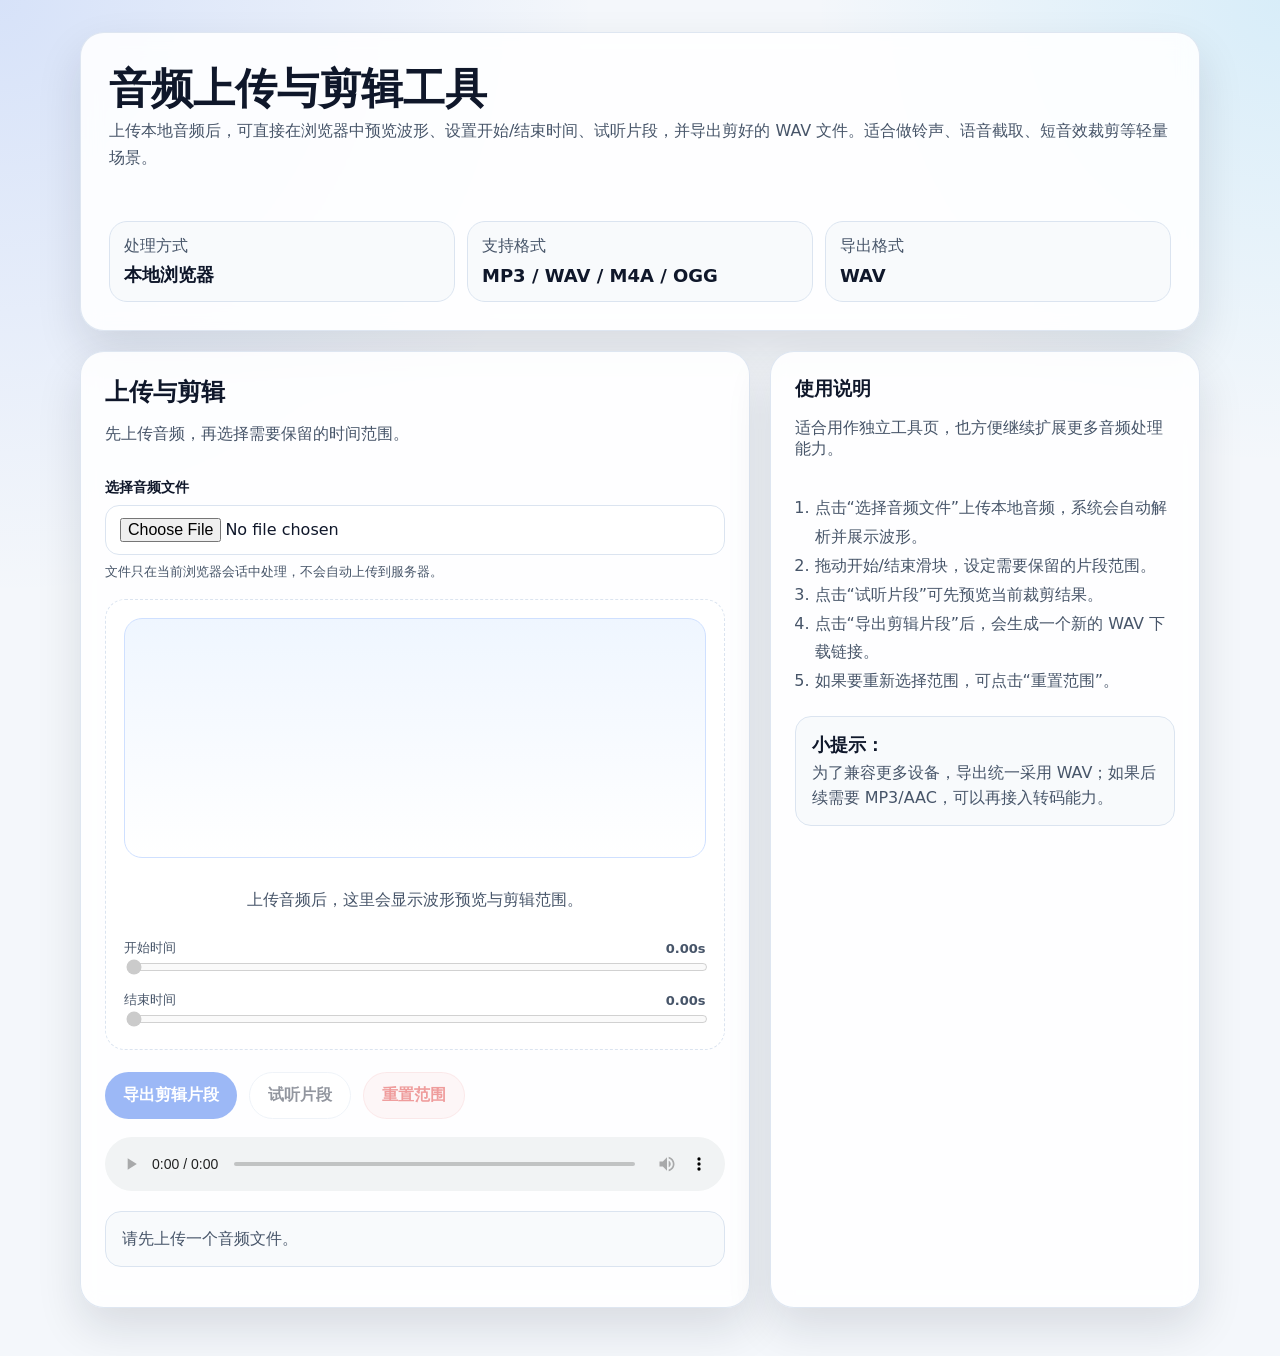
<file: audio-trim-tool/index.html>
<!DOCTYPE html>
<html lang="zh-CN">
<head>
  <meta charset="UTF-8">
  <meta name="viewport" content="width=device-width, initial-scale=1.0">
  <title>音频上传与剪辑工具</title>
  <style>
    :root {
      color-scheme: light;
      --bg: #f4f7fb;
      --panel: rgba(255, 255, 255, 0.88);
      --primary: #2563eb;
      --primary-dark: #1d4ed8;
      --text: #0f172a;
      --muted: #475569;
      --line: #dbe4f0;
      --danger: #dc2626;
      --success: #0f766e;
      --shadow: 0 20px 45px rgba(15, 23, 42, 0.12);
    }

    * { box-sizing: border-box; }

    body {
      margin: 0;
      font-family: "PingFang SC", "Microsoft YaHei", system-ui, -apple-system, BlinkMacSystemFont, sans-serif;
      color: var(--text);
      background:
        radial-gradient(circle at top left, rgba(37, 99, 235, 0.14), transparent 32%),
        radial-gradient(circle at top right, rgba(14, 165, 233, 0.12), transparent 25%),
        var(--bg);
      min-height: 100vh;
    }

    .page {
      width: min(1120px, calc(100% - 32px));
      margin: 32px auto 48px;
      display: grid;
      gap: 20px;
    }

    .hero,
    .panel {
      background: var(--panel);
      border: 1px solid rgba(219, 228, 240, 0.9);
      border-radius: 24px;
      box-shadow: var(--shadow);
      backdrop-filter: blur(10px);
    }

    .hero {
      padding: 28px;
      display: grid;
      gap: 14px;
    }

    .hero h1 {
      margin: 0;
      font-size: clamp(28px, 4vw, 42px);
    }

    .hero p,
    .tips li,
    .meta span,
    .empty-state,
    .status,
    .field small,
    .section-title p,
    .time-row,
    .download a {
      color: var(--muted);
    }

    .hero p { margin: 0; line-height: 1.7; }

    .grid {
      display: grid;
      grid-template-columns: 1.4fr 0.9fr;
      gap: 20px;
    }

    .panel {
      padding: 24px;
    }

    .section-title {
      display: flex;
      justify-content: space-between;
      align-items: start;
      gap: 12px;
      margin-bottom: 18px;
    }

    .section-title h2,
    .section-title h3 {
      margin: 0 0 6px;
    }

    .field {
      display: grid;
      gap: 8px;
      margin-bottom: 18px;
    }

    label {
      font-weight: 600;
      font-size: 14px;
    }

    input[type="file"],
    input[type="number"],
    input[type="range"] {
      width: 100%;
    }

    input[type="file"],
    input[type="number"] {
      border: 1px solid var(--line);
      border-radius: 14px;
      padding: 12px 14px;
      background: #fff;
      font: inherit;
    }

    input[type="range"] {
      accent-color: var(--primary);
    }

    .range-group {
      display: grid;
      gap: 12px;
      margin-top: 16px;
    }

    .time-row {
      display: flex;
      justify-content: space-between;
      align-items: center;
      font-size: 13px;
    }

    .actions {
      display: flex;
      flex-wrap: wrap;
      gap: 12px;
      margin-top: 22px;
    }

    button,
    .download a {
      border: none;
      border-radius: 999px;
      padding: 12px 18px;
      font: inherit;
      font-weight: 600;
      cursor: pointer;
      text-decoration: none;
      transition: transform 0.18s ease, box-shadow 0.18s ease, background 0.18s ease;
    }

    button:hover,
    .download a:hover {
      transform: translateY(-1px);
    }

    .primary {
      background: var(--primary);
      color: #fff;
      box-shadow: 0 14px 30px rgba(37, 99, 235, 0.22);
    }

    .primary:hover { background: var(--primary-dark); }

    .secondary {
      background: #fff;
      color: var(--text);
      border: 1px solid var(--line);
    }

    .danger {
      background: rgba(220, 38, 38, 0.08);
      color: var(--danger);
      border: 1px solid rgba(220, 38, 38, 0.15);
    }

    button:disabled {
      opacity: 0.45;
      cursor: not-allowed;
      transform: none;
      box-shadow: none;
    }

    .meta {
      display: grid;
      gap: 12px;
      grid-template-columns: repeat(auto-fit, minmax(140px, 1fr));
      margin-top: 18px;
    }

    .meta-item {
      padding: 14px;
      border-radius: 18px;
      background: rgba(248, 250, 252, 0.95);
      border: 1px solid var(--line);
      display: grid;
      gap: 6px;
    }

    .meta-item strong,
    .status strong {
      font-size: 18px;
      color: var(--text);
    }

    .status {
      margin-top: 16px;
      padding: 14px 16px;
      border-radius: 16px;
      background: rgba(248, 250, 252, 0.9);
      border: 1px solid var(--line);
      line-height: 1.6;
    }

    .status.success {
      background: rgba(15, 118, 110, 0.09);
      border-color: rgba(15, 118, 110, 0.18);
      color: var(--success);
    }

    .wave-card {
      border: 1px dashed var(--line);
      border-radius: 20px;
      padding: 18px;
      background: rgba(255,255,255,0.75);
    }

    canvas {
      width: 100%;
      height: 240px;
      display: block;
      background: linear-gradient(180deg, #eff6ff 0%, #ffffff 100%);
      border-radius: 18px;
      border: 1px solid #cfe0ff;
    }

    .tips {
      margin: 0;
      padding-left: 20px;
      line-height: 1.8;
    }

    .download {
      margin-top: 16px;
      display: flex;
      flex-wrap: wrap;
      gap: 10px;
      align-items: center;
    }

    .download a {
      background: rgba(37, 99, 235, 0.08);
      color: var(--primary-dark);
      border: 1px solid rgba(37, 99, 235, 0.18);
    }

    .empty-state {
      text-align: center;
      padding: 28px 10px 8px;
      line-height: 1.8;
    }

    audio {
      width: 100%;
      margin-top: 18px;
    }

    @media (max-width: 880px) {
      .grid { grid-template-columns: 1fr; }
      .page { width: min(100% - 24px, 1120px); }
      .panel, .hero { padding: 20px; }
      canvas { height: 190px; }
    }
  </style>
</head>
<body>
  <main class="page">
    <section class="hero">
      <div class="section-title">
        <div>
          <h1>音频上传与剪辑工具</h1>
          <p>上传本地音频后，可直接在浏览器中预览波形、设置开始/结束时间、试听片段，并导出剪好的 WAV 文件。适合做铃声、语音截取、短音效裁剪等轻量场景。</p>
        </div>
      </div>
      <div class="meta">
        <div class="meta-item"><span>处理方式</span><strong>本地浏览器</strong></div>
        <div class="meta-item"><span>支持格式</span><strong>MP3 / WAV / M4A / OGG</strong></div>
        <div class="meta-item"><span>导出格式</span><strong>WAV</strong></div>
      </div>
    </section>

    <section class="grid">
      <section class="panel">
        <div class="section-title">
          <div>
            <h2>上传与剪辑</h2>
            <p>先上传音频，再选择需要保留的时间范围。</p>
          </div>
        </div>

        <div class="field">
          <label for="audioFile">选择音频文件</label>
          <input id="audioFile" type="file" accept="audio/*">
          <small>文件只在当前浏览器会话中处理，不会自动上传到服务器。</small>
        </div>

        <div class="wave-card">
          <canvas id="waveform" width="900" height="240"></canvas>
          <div id="emptyState" class="empty-state">上传音频后，这里会显示波形预览与剪辑范围。</div>
          <div class="range-group">
            <div>
              <div class="time-row"><span>开始时间</span><strong id="startLabel">0.00s</strong></div>
              <input id="startRange" type="range" min="0" max="0" step="0.01" value="0" disabled>
            </div>
            <div>
              <div class="time-row"><span>结束时间</span><strong id="endLabel">0.00s</strong></div>
              <input id="endRange" type="range" min="0" max="0" step="0.01" value="0" disabled>
            </div>
          </div>
        </div>

        <div class="actions">
          <button class="primary" id="trimButton" disabled>导出剪辑片段</button>
          <button class="secondary" id="previewButton" disabled>试听片段</button>
          <button class="danger" id="resetButton" disabled>重置范围</button>
        </div>

        <audio id="audioPlayer" controls></audio>
        <div id="status" class="status">请先上传一个音频文件。</div>
        <div id="downloadArea" class="download"></div>
      </section>

      <aside class="panel">
        <div class="section-title">
          <div>
            <h3>使用说明</h3>
            <p>适合用作独立工具页，也方便继续扩展更多音频处理能力。</p>
          </div>
        </div>
        <ol class="tips">
          <li>点击“选择音频文件”上传本地音频，系统会自动解析并展示波形。</li>
          <li>拖动开始/结束滑块，设定需要保留的片段范围。</li>
          <li>点击“试听片段”可先预览当前裁剪结果。</li>
          <li>点击“导出剪辑片段”后，会生成一个新的 WAV 下载链接。</li>
          <li>如果要重新选择范围，可点击“重置范围”。</li>
        </ol>

        <div class="status" style="margin-top:20px;">
          <strong>小提示：</strong><br>
          为了兼容更多设备，导出统一采用 WAV；如果后续需要 MP3/AAC，可以再接入转码能力。
        </div>
      </aside>
    </section>
  </main>

  <script>
    const audioFileInput = document.getElementById('audioFile');
    const audioPlayer = document.getElementById('audioPlayer');
    const waveformCanvas = document.getElementById('waveform');
    const emptyState = document.getElementById('emptyState');
    const startRange = document.getElementById('startRange');
    const endRange = document.getElementById('endRange');
    const startLabel = document.getElementById('startLabel');
    const endLabel = document.getElementById('endLabel');
    const trimButton = document.getElementById('trimButton');
    const previewButton = document.getElementById('previewButton');
    const resetButton = document.getElementById('resetButton');
    const statusBox = document.getElementById('status');
    const downloadArea = document.getElementById('downloadArea');

    const audioContext = new (window.AudioContext || window.webkitAudioContext)();
    let audioBuffer = null;
    let sourceUrl = '';
    let trimmedUrl = '';

    function formatTime(seconds) {
      if (!Number.isFinite(seconds)) return '0.00s';
      return `${seconds.toFixed(2)}s`;
    }

    function setStatus(message, success = false) {
      statusBox.textContent = message;
      statusBox.classList.toggle('success', success);
    }

    function clearDownloadLink() {
      if (trimmedUrl) {
        URL.revokeObjectURL(trimmedUrl);
        trimmedUrl = '';
      }
      downloadArea.innerHTML = '';
    }

    function updateLabels() {
      startLabel.textContent = formatTime(Number(startRange.value));
      endLabel.textContent = formatTime(Number(endRange.value));
    }

    function drawWaveform() {
      const canvas = waveformCanvas;
      const ctx = canvas.getContext('2d');
      const width = canvas.width;
      const height = canvas.height;

      ctx.clearRect(0, 0, width, height);
      ctx.fillStyle = '#ffffff';
      ctx.fillRect(0, 0, width, height);

      if (!audioBuffer) {
        return;
      }

      const data = audioBuffer.getChannelData(0);
      const step = Math.ceil(data.length / width);
      const middle = height / 2;

      ctx.strokeStyle = '#2563eb';
      ctx.lineWidth = 1.5;
      ctx.beginPath();

      for (let i = 0; i < width; i++) {
        let min = 1;
        let max = -1;
        const start = i * step;
        const end = Math.min(start + step, data.length);
        for (let j = start; j < end; j++) {
          const value = data[j];
          if (value < min) min = value;
          if (value > max) max = value;
        }
        ctx.moveTo(i, middle + min * middle * 0.9);
        ctx.lineTo(i, middle + max * middle * 0.9);
      }
      ctx.stroke();

      const duration = audioBuffer.duration || 1;
      const startX = (Number(startRange.value) / duration) * width;
      const endX = (Number(endRange.value) / duration) * width;

      ctx.fillStyle = 'rgba(37, 99, 235, 0.14)';
      ctx.fillRect(startX, 0, Math.max(endX - startX, 0), height);

      ctx.strokeStyle = '#1d4ed8';
      ctx.lineWidth = 2;
      [startX, endX].forEach((x) => {
        ctx.beginPath();
        ctx.moveTo(x, 0);
        ctx.lineTo(x, height);
        ctx.stroke();
      });
    }

    function syncRanges(changed) {
      const start = Number(startRange.value);
      const end = Number(endRange.value);
      if (changed === 'start' && start > end) {
        endRange.value = start;
      }
      if (changed === 'end' && end < start) {
        startRange.value = end;
      }
      updateLabels();
      drawWaveform();
      clearDownloadLink();
    }

    function resetEditorState() {
      audioBuffer = null;
      startRange.disabled = true;
      endRange.disabled = true;
      trimButton.disabled = true;
      previewButton.disabled = true;
      resetButton.disabled = true;
      startRange.value = 0;
      endRange.value = 0;
      startRange.max = 0;
      endRange.max = 0;
      updateLabels();
      clearDownloadLink();
      const ctx = waveformCanvas.getContext('2d');
      ctx.clearRect(0, 0, waveformCanvas.width, waveformCanvas.height);
      emptyState.style.display = 'block';
    }

    async function decodeFile(file) {
      const arrayBuffer = await file.arrayBuffer();
      return audioContext.decodeAudioData(arrayBuffer.slice(0));
    }

    function createTrimmedBuffer(startTime, endTime) {
      const startOffset = Math.floor(startTime * audioBuffer.sampleRate);
      const endOffset = Math.floor(endTime * audioBuffer.sampleRate);
      const frameCount = Math.max(endOffset - startOffset, 1);
      const trimmedBuffer = audioContext.createBuffer(
        audioBuffer.numberOfChannels,
        frameCount,
        audioBuffer.sampleRate
      );

      for (let channel = 0; channel < audioBuffer.numberOfChannels; channel++) {
        const sourceData = audioBuffer.getChannelData(channel).slice(startOffset, endOffset);
        trimmedBuffer.copyToChannel(sourceData, channel, 0);
      }
      return trimmedBuffer;
    }

    function audioBufferToWav(buffer) {
      const channels = buffer.numberOfChannels;
      const sampleRate = buffer.sampleRate;
      const samples = buffer.length;
      const bytesPerSample = 2;
      const blockAlign = channels * bytesPerSample;
      const bufferLength = 44 + samples * blockAlign;
      const arrayBuffer = new ArrayBuffer(bufferLength);
      const view = new DataView(arrayBuffer);

      let offset = 0;
      const writeString = (text) => {
        for (let i = 0; i < text.length; i++) {
          view.setUint8(offset++, text.charCodeAt(i));
        }
      };

      writeString('RIFF');
      view.setUint32(offset, 36 + samples * blockAlign, true); offset += 4;
      writeString('WAVE');
      writeString('fmt ');
      view.setUint32(offset, 16, true); offset += 4;
      view.setUint16(offset, 1, true); offset += 2;
      view.setUint16(offset, channels, true); offset += 2;
      view.setUint32(offset, sampleRate, true); offset += 4;
      view.setUint32(offset, sampleRate * blockAlign, true); offset += 4;
      view.setUint16(offset, blockAlign, true); offset += 2;
      view.setUint16(offset, 16, true); offset += 2;
      writeString('data');
      view.setUint32(offset, samples * blockAlign, true); offset += 4;

      const channelData = [];
      for (let channel = 0; channel < channels; channel++) {
        channelData.push(buffer.getChannelData(channel));
      }

      for (let i = 0; i < samples; i++) {
        for (let channel = 0; channel < channels; channel++) {
          const sample = Math.max(-1, Math.min(1, channelData[channel][i] || 0));
          view.setInt16(offset, sample < 0 ? sample * 0x8000 : sample * 0x7FFF, true);
          offset += 2;
        }
      }

      return new Blob([arrayBuffer], { type: 'audio/wav' });
    }

    async function handleFileChange(event) {
      const [file] = event.target.files || [];
      clearDownloadLink();

      if (!file) {
        resetEditorState();
        setStatus('未选择文件。');
        return;
      }

      try {
        setStatus('正在解析音频，请稍候...');
        if (sourceUrl) {
          URL.revokeObjectURL(sourceUrl);
        }
        sourceUrl = URL.createObjectURL(file);
        audioPlayer.src = sourceUrl;

        audioBuffer = await decodeFile(file);
        const duration = audioBuffer.duration;
        startRange.disabled = false;
        endRange.disabled = false;
        trimButton.disabled = false;
        previewButton.disabled = false;
        resetButton.disabled = false;
        startRange.max = duration;
        endRange.max = duration;
        startRange.value = 0;
        endRange.value = duration;
        updateLabels();
        emptyState.style.display = 'none';
        drawWaveform();
        setStatus(`已加载：${file.name}，总时长 ${formatTime(duration)}。现在可以设置剪辑范围。`, true);
      } catch (error) {
        console.error(error);
        resetEditorState();
        setStatus('音频解析失败，请尝试更换文件格式或使用更小的文件。');
      }
    }

    async function previewTrimmedAudio() {
      if (!audioBuffer) return;
      if (audioContext.state === 'suspended') {
        await audioContext.resume();
      }
      const start = Number(startRange.value);
      const end = Number(endRange.value);
      const duration = Math.max(end - start, 0);
      if (duration <= 0) {
        setStatus('结束时间必须大于开始时间。');
        return;
      }
      audioPlayer.currentTime = start;
      audioPlayer.play();
      setStatus(`正在试听 ${formatTime(start)} - ${formatTime(end)} 的片段。`, true);
      window.clearTimeout(previewTrimmedAudio.timer);
      previewTrimmedAudio.timer = window.setTimeout(() => {
        audioPlayer.pause();
      }, duration * 1000);
    }

    function exportTrimmedAudio() {
      if (!audioBuffer) return;
      const start = Number(startRange.value);
      const end = Number(endRange.value);
      if (end <= start) {
        setStatus('结束时间必须大于开始时间。');
        return;
      }

      const trimmedBuffer = createTrimmedBuffer(start, end);
      const wavBlob = audioBufferToWav(trimmedBuffer);
      clearDownloadLink();
      trimmedUrl = URL.createObjectURL(wavBlob);

      const link = document.createElement('a');
      link.href = trimmedUrl;
      link.download = `trimmed-${Date.now()}.wav`;
      link.textContent = '下载剪辑后的 WAV 文件';
      downloadArea.appendChild(link);
      setStatus(`剪辑完成：已生成 ${formatTime(end - start)} 的音频片段。`, true);
    }

    function resetRanges() {
      if (!audioBuffer) return;
      startRange.value = 0;
      endRange.value = audioBuffer.duration;
      updateLabels();
      drawWaveform();
      clearDownloadLink();
      setStatus('剪辑范围已重置为整段音频。', true);
    }

    audioFileInput.addEventListener('change', handleFileChange);
    startRange.addEventListener('input', () => syncRanges('start'));
    endRange.addEventListener('input', () => syncRanges('end'));
    trimButton.addEventListener('click', exportTrimmedAudio);
    previewButton.addEventListener('click', previewTrimmedAudio);
    resetButton.addEventListener('click', resetRanges);

    resetEditorState();
  </script>
</body>
</html>
</file>
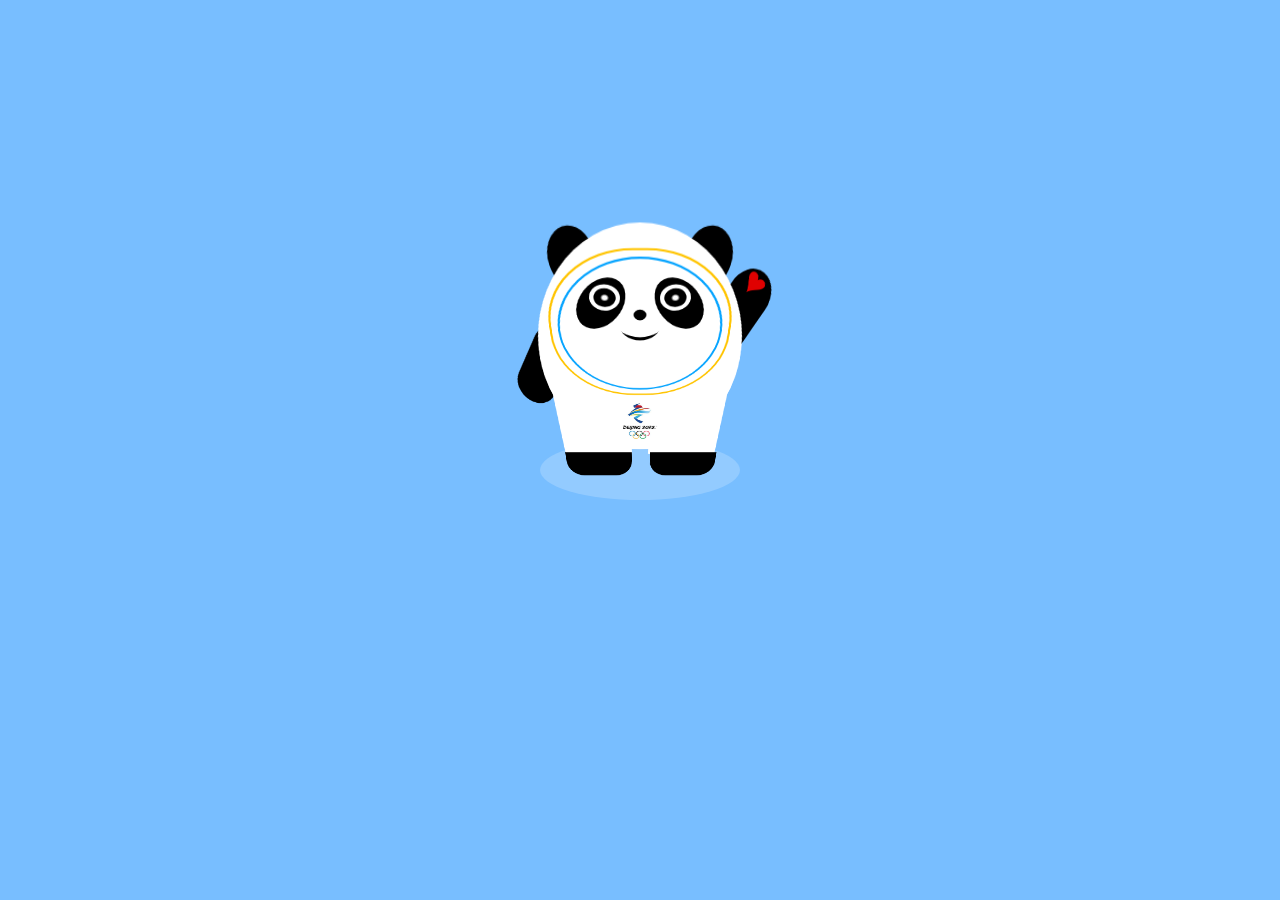
<file: bdd/index.html>
<!DOCTYPE html>
<html lang="en">
<head>
    <meta charset="UTF-8">
    <meta http-equiv="X-UA-Compatible" content="IE=edge">
    <meta name="viewport" content="width=device-width, initial-scale=1.0">
    <title>冰墩墩来啦</title>
</head>
<body>
    <script>
        jump();
        function jump(){
            window.location.replace("./Bing Dwen Dwen.html")
        }
    </script>
</body>
</html>
</file>
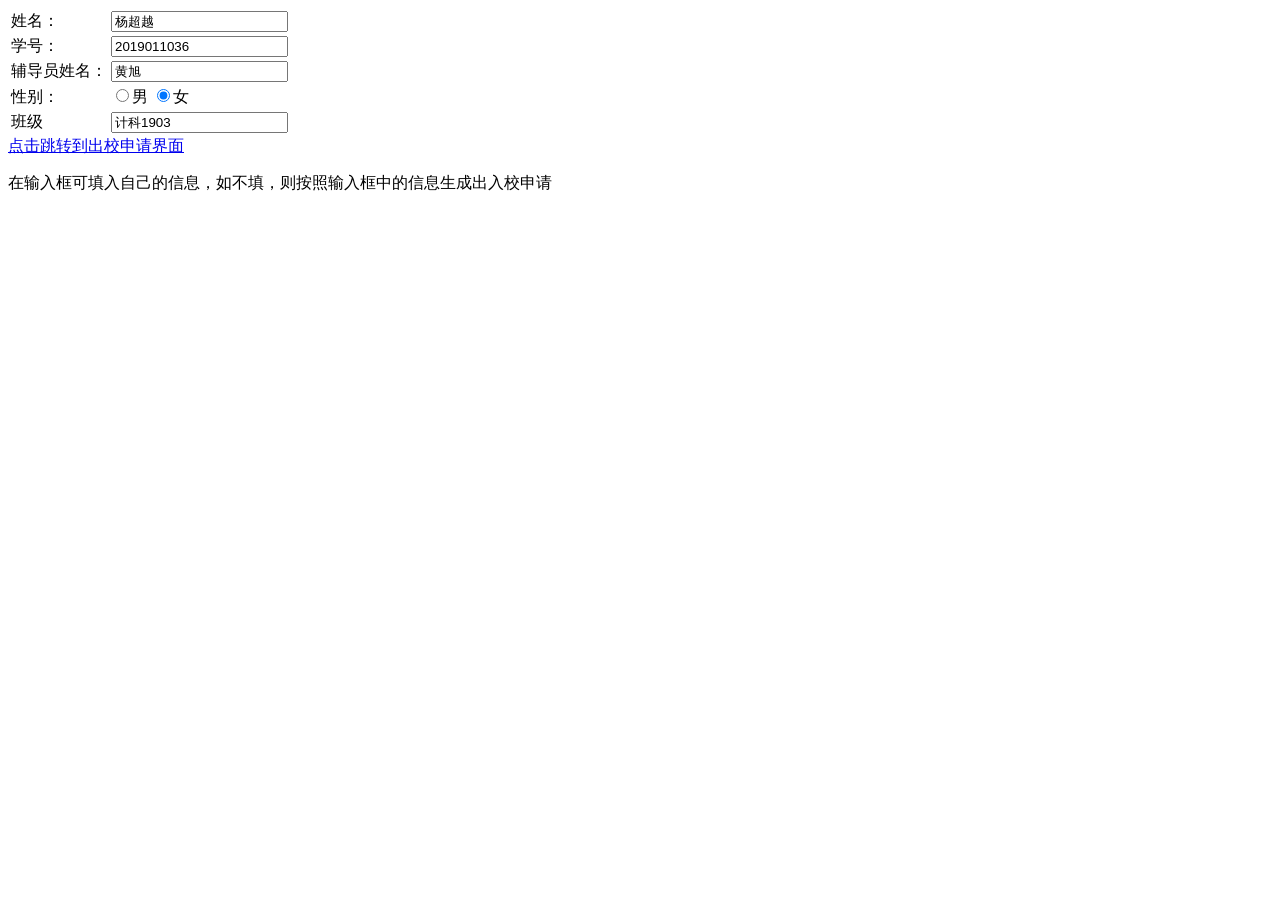
<file: gobistu/index.html>
<!DOCTYPE html>
<html lang="en">
<head>
    <meta charset="UTF-8">
    <meta http-equiv="X-UA-Compatible" content="IE=edge">
    <meta name="viewport" content="width=device-width, initial-scale=1.0">
    <title>初始页面</title>
</head>
<body>
    <table>
        <tr>
            <td>姓名：</td>
            <td><input type="text" name="name" id="name" value="杨超越"></td>
        </tr>
        <tr>
            <td>学号：</td>
            <td><input type="text" name="stuNo" id="stuNo" value="2019011036"></td>
            
        </tr>
        <tr>
            <td> 辅导员姓名：</td>
            <td><input type="text" name="instructor" id="instructor" value="黄旭"></td>
           
        </tr>
        <tr>
            <td>性别：</td>
            <td>
                <input type="radio" name="sex" value="男" />男
                <input type="radio" name="sex" value="女" checked="checked" />女
            </td>
        </tr>
        <tr>
            <td>班级</td>
            <td><input type="text" name="classNo" id="classNo" value="计科1903"></td>
        </tr>
      
        
    </table>
    <a href="./goout.html" onclick="print()">点击跳转到出校申请界面</a>
    <p>在输入框可填入自己的信息，如不填，则按照输入框中的信息生成出入校申请</p>
</body>
<script>
   /*
   读取输入内容
   设置cookie
   页面跳转
   新页面读取cookie并打印到控制台
   */
    function print() {
        var name = document.getElementById('name').value;
        var stuNo = document.getElementById('stuNo').value
        var instructor = document.getElementById('instructor').value;
        var classNo = document.getElementById('classNo').value;
        var sex = null;
        var obj = document.getElementsByName("sex")
        for (var i = 0; i < obj.length; i++) { //遍历Radio 
            if (obj[i].checked) {
                sex = obj[i].value;                   
            }
        }
       setCookie('name', name,1);
       setCookie('stuNo', stuNo,1);
       setCookie('instructor', instructor,1);
       setCookie('classNo', classNo, 1);
       setCookie('sex', sex, 1);
    

    }

    function setCookie(cname,cvalue,exdays)
    {
    var d = new Date();
    d.setTime(d.getTime()+(exdays*24*60*60*1000));
    var expires = "expires="+d.toGMTString();
    document.cookie = cname + "=" + cvalue + "; " + expires;
    }


</script>
</html>
</file>
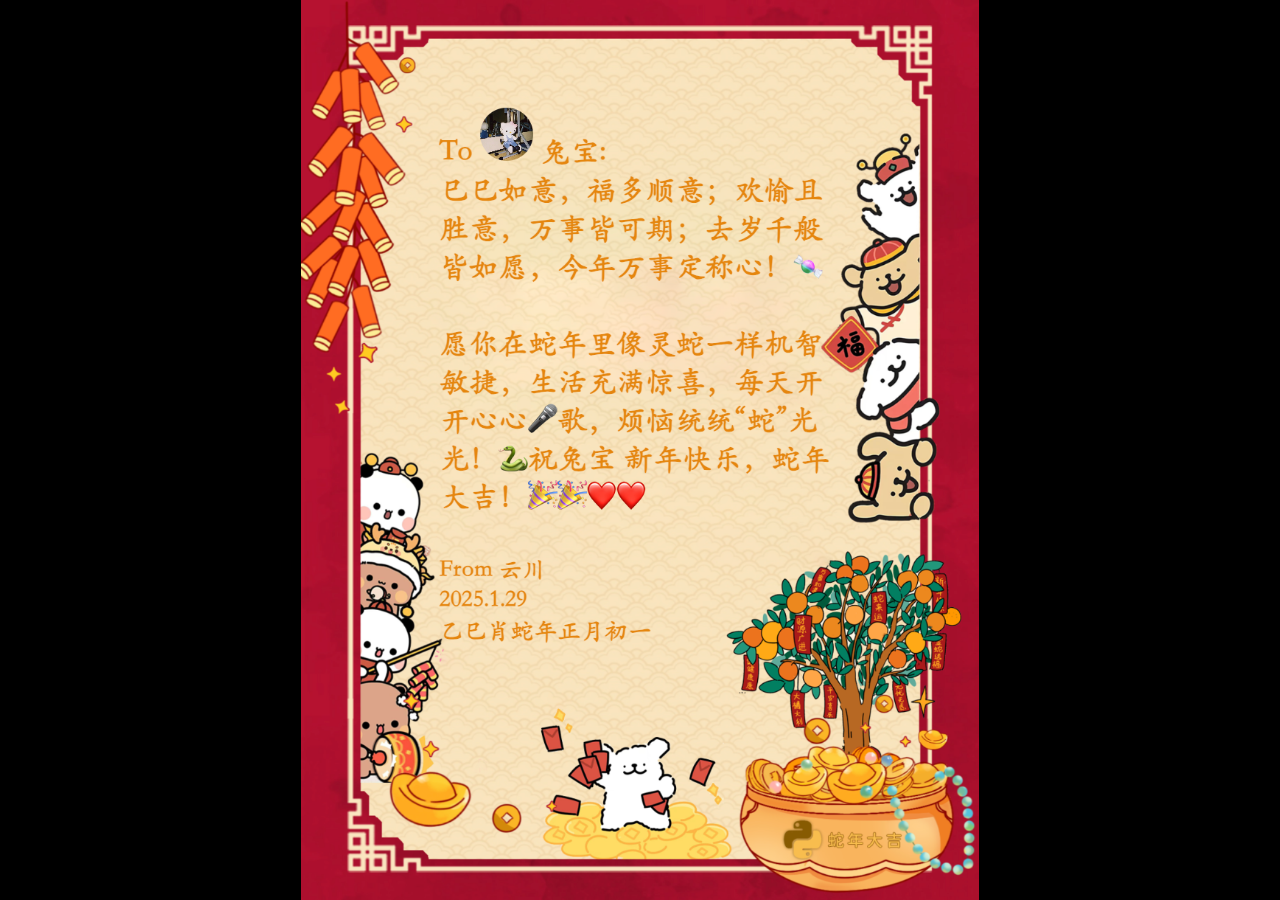
<file: HelloKitty/index.html>
<!DOCTYPE html>
<html lang="en">
<head>
    <meta charset="UTF-8">
    <meta name="viewport" content="width=device-width, initial-scale=1.0">
    <title>兔宝新年快乐v4
    </title>
    <style>
        .bg-img {
            position: fixed;
            top: 0;
            left: 0;
            width: 100vw;
            height: 100vh;
            object-fit: contain; /* 确保完整显示图片 */
            z-index: -1;
            background-color: black; /* 避免空白 */
        }
    </style>
</head>
<body>
    <img src="full_pic.png" alt="背景" class="bg-img">

</body>
</html>
</file>
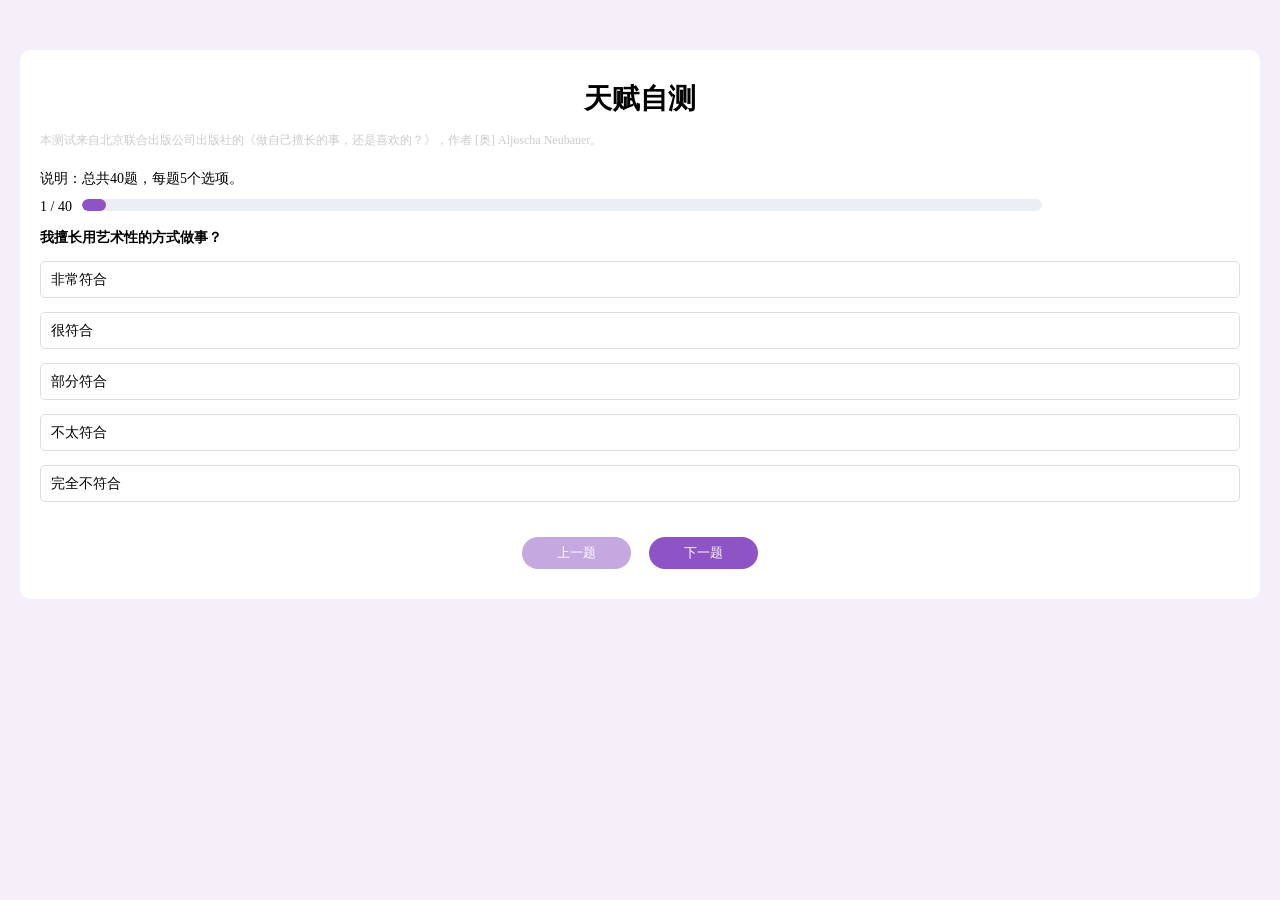
<file: natural-site/index.html>
<!DOCTYPE html><html><head><meta charset=utf-8><meta content="width=device-width,initial-scale=1" name=viewport><meta content=携隐教育致力于海外名校MBA、Master以及本科的申请服务，同时也有GMAT培训课程。携隐坚信，每一个学员都是独一无二的，所以在申请中，我们通过科学细致的过程，专业用心的顾问，指导你讲出属于你的独一无二的故事。 name=description><meta content=携隐,携隐GMAT,MBA,MASTER,留学咨询 name=keywords><title>大葱-天赋自测</title><link rel=icon type=image/x-icon href=static/logo.ico><link href=./static/css/app.95e4b84c5a5113ab447e37bb5e9d04ea.css rel=stylesheet></head><body><div id=app></div><script type=text/javascript src=./static/js/manifest.2ae2e69a05c33dfc65f8.js></script><script type=text/javascript src=./static/js/vendor.60c9c7dde6f2b3f72f61.js></script><script type=text/javascript src=./static/js/app.018c67239f320b765cda.js></script></body></html>
</file>
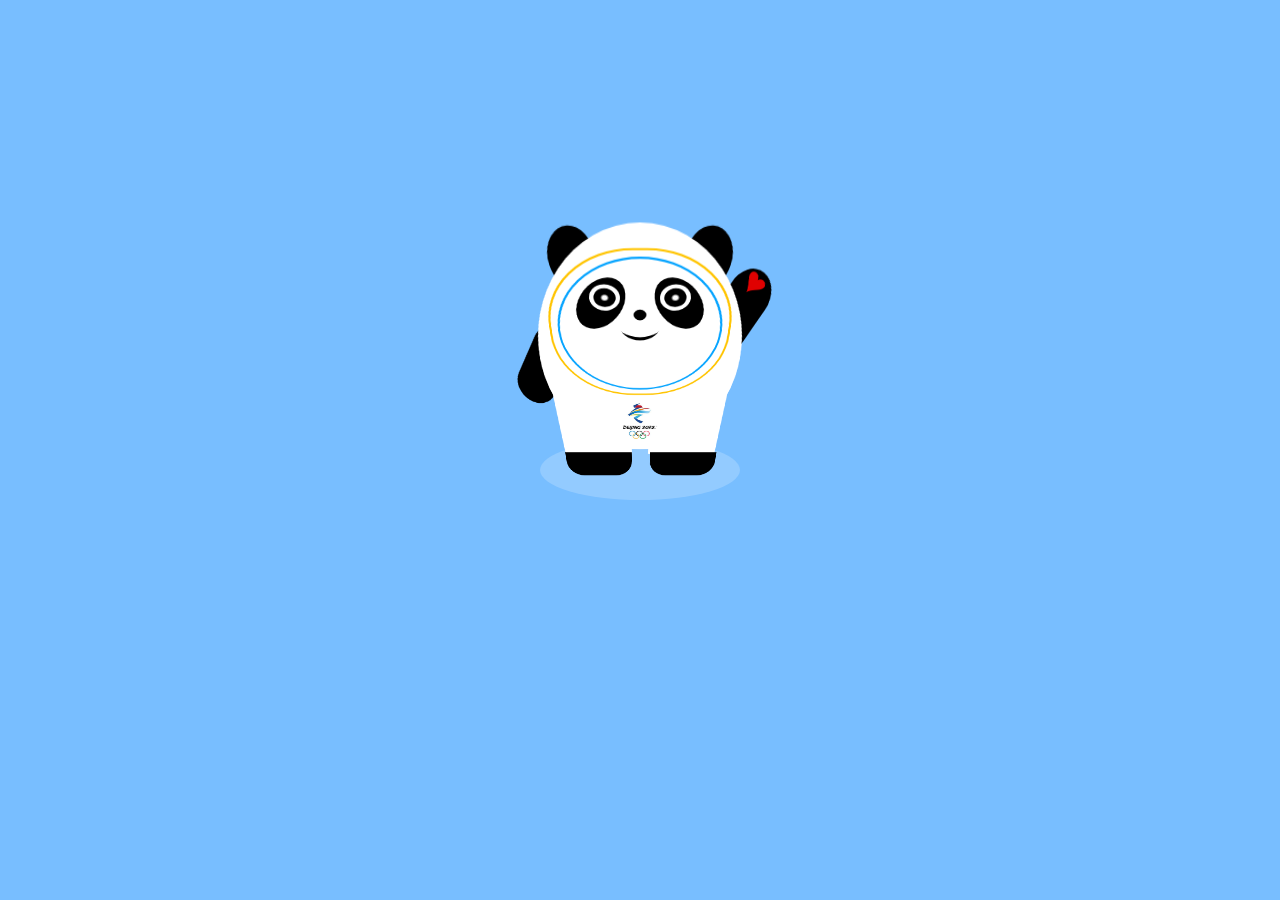
<file: bdd/Bing Dwen Dwen.html>
﻿<!DOCTYPE html><html lang="zh-cn"><head>
    <meta charset="UTF-8">
    <meta http-equiv="X-UA-Compatible" content="IE=edge">
    <meta name="viewport" content="width=device-width, initial-scale=1.0">
    <title>Bing Dwen Dwen</title>
    <style data-savepage-href="css/style.css">body {
    background: rgba(72, 167, 255, 0.733);
    overflow: hidden;
    width: 100%;
    height: 100%;
}
.main {
    width: 100px;
    margin: 10% auto;
    perspective: 300px;
    position: absolute;
    top: 20%;
    left: 50%;
    transform: translateX(-50%) scale(2);
}
.body {
    width: 100px;
    height: 100px;
    transform: rotate3d(-1, 0, 0, 47deg) scaleY(1.6);
    position: relative;
}
.bg {
    width: 100%;
    height: 100%;
    border-radius: 50%;
    background: #fff;
}
.leg {
    position: absolute;
    bottom: -8px;
}
.leg > .left {
    width: 40px;
    height: 50px;
    background: #fff;
    display: inline-block;
    transform: translateX(4px) rotateZ(-3deg);
}
.leg > .right {
    width: 40px;
    height: 50px;
    background: #fff;
    display: inline-block;
    transform: translateX(12px) rotateZ(3deg);
}

.foot {
    position: absolute;
    bottom: 2px;
    display: flex;
    justify-content: space-between;
}
.foot > .left {
    width: 40px;
    height: 16px;
    border-radius: 0 0 10px 10px;
    background: #000;
    transform: translateX(5px) rotateZ(0deg) translateY(20px);
    animation: foot-left .5s linear infinite alternate;
}
.foot > .right {
    width: 40px;
    height: 16px;
    border-radius: 0 0 10px 10px;
    background: #000;
    transform: translateX(16px) rotateZ(0deg) translateY(20px);
    animation: foot-right .5s linear infinite alternate-reverse;
}
@keyframes foot-left {
    from {
        transform: translateX(5px) rotateZ(0deg) translateY(18px);
    }
    to {
        transform: translateX(5px) rotateZ(0deg) translateY(20px);
    }
}
@keyframes foot-right {
    from {
        transform: translateX(16px) rotateZ(0deg) translateY(18px);
    }
    to {
        transform: translateX(16px) rotateZ(0deg) translateY(20px);
    }
}

.arm {
    position: absolute;
    top: 40px;
    z-index: -1;
    display: flex;
    justify-content: space-between;
}
.arm>.left, .arm>.right {
    border-radius: 10px;
    background: #000;
    width: 20px;
    height: 40px;
    transform-origin: center;
}
.arm>.left {
    transform: rotateZ(35deg) translateX(-10px);
    animation: arm-left .5s linear infinite alternate;
}
.arm>.right {
    transform: rotateZ(30deg) translateX(42px) translateY(-55px);
    animation: arm-right 1s linear infinite alternate-reverse;
}
@keyframes arm-left {
    from {
        transform: rotateZ(30deg) translateX(-10px);
    }
    to {
        transform: rotateZ(40deg) translateX(-10px);
    }
}
@keyframes arm-right {
    from {
        transform: rotateZ(33deg) translateX(42px) translateY(-55px);
    }
    to {
        transform: rotateZ(37deg) translateX(42px) translateY(-55px);
    }
}
.arm > .right > .hand {
    width: 10px;
    height: 10px;
    color: rgb(224, 1, 1);
    margin: auto;
    transform: translateY(-3px) scaleX(1.1) scaleY(0.8) rotateZ(10deg);
}
.ears {
    width: 40px;
    left: 50%;
    transform: translateX(-50%);
    position: absolute;
    top: 0px;
    z-index: -1;
    display: flex;
    justify-content: space-around;
}
.ears>.left {
    background: #000;
    width: 20px;
    height: 40px;
    border-radius: 10px;
    transform: translateX(-15px) rotateZ(-25deg);
    animation: ears-left .5s linear infinite alternate;
}
.ears>.right {
    background: #000;
    width: 20px;
    height: 40px;
    border-radius: 10px;
    transform: translateX(15px) rotateZ(25deg);
    animation: ears-right .5s linear infinite alternate;
}
@keyframes ears-left {
    from {
        transform: translateX(-15px) rotateZ(-23deg);
    }
    to {
        transform: translateX(-15px) rotateZ(-38deg);
    }
}
@keyframes ears-right {
    from {
        transform: translateX(15px) rotateZ(23deg);
    }
    to {
        transform: translateX(15px) rotateZ(38deg);
    }
}
.face-round {
    left: 50%;
    transform: translate(-50%) scaleY(.7);
    position: absolute;
    top: -5px;
    background: #fff;
    border: 1px solid rgb(255, 196, 0);
    width: 86px;
    height: 86px;
    padding: 3px;
    border-radius: 40px;
    box-sizing: border-box;
    z-index: 2;
}
.face {
    background: #fff;
    border: 1px solid rgb(6, 164, 255);
    width: 76px;
    height: 76px;
    border-radius: 40px;
    z-index: 2;
}
.face>.eyes {
    width: 56px;
    display: flex;
    justify-content: space-between;
    position: absolute;
    top: 12px;
    left: 50%;
    transform: translateX(-50%);
    z-index: 2;
}
.face>.eyes>.left, .face>.eyes>.right {
    width: 20px;
    height: 30px;
    border-radius: 50%;
    background: #000;
    transform: rotateZ(30deg);
    position: relative;
}
.face>.eyes>.left {
    transform: rotateZ(30deg);
}
.face>.eyes>.right {
    transform: rotateZ(-30deg);
}

.face>.eyes .ball {
    background: #000;
    border: 2px solid #fff;
    width: 10px;
    height: 10px;
    border-radius: 50%;
    position: absolute;
    top: 14%;
    left: 50%;
    transform: translateX(-50%);
    background-image: radial-gradient(circle, #fff, #fff, #000, #000, #000, #000, #000, #000);
    background-position: center -10px;
}

.face > .nose {
    background: #000;
    width: 6px;
    height: 6px;
    border-radius: 50%;
    position: absolute;
    top: 30px;
    left: 50%;
    transform: translateX(-50%);
    z-index: 4;
}

.face >.mouth {
    background: #000;
    width: 20px;
    height: 20px;
    border-radius: 50%;
    position: absolute;
    top: 28px;
    left: 50%;
    transform: translateX(-50%);
    z-index: 1;
}
.face >.mouth > .shape {
    background: #fff;
    width: 20px;
    height: 20px;
    border-radius: 50%;
    transform: translateY(-2px) scaleX(1.2);
}

.logo {
    width: 20px;
    height: 30px;
    background-image: /*savepage-url=../images/da-logo.png*/ var(--savepage-url-1);
    background-repeat: no-repeat;
    background-size: 100% 100%;
    position: absolute;
    bottom: 2px;
    left: 50%;
    transform: rotate3d(-1, 0, 0, 45deg) scaleX(1) translateX(-50%);
    z-index: 5;
}

.road {
    background: rgba(255,255,255,.2);
    width: 100px;
    height: 100px;
    border-radius: 50%;
    position: absolute;
    bottom: -6px;
    transform: translateY(50%) scaleY(.3);
    z-index: -1;
}</style>

<style id="savepage-cssvariables">
  :root {
    --savepage-url-1: url([data-uri]);
  }
</style>
<script id="savepage-shadowloader" type="application/javascript">
  "use strict";
  window.addEventListener("DOMContentLoaded",
  function(event) {
    savepage_ShadowLoader(5);
  },false);
  function savepage_ShadowLoader(c){createShadowDOMs(0,document.documentElement);function createShadowDOMs(a,b){var i;if(b.localName=="iframe"||b.localName=="frame"){if(a<c){try{if(b.contentDocument.documentElement!=null){createShadowDOMs(a+1,b.contentDocument.documentElement)}}catch(e){}}}else{if(b.children.length>=1&&b.children[0].localName=="template"&&b.children[0].hasAttribute("data-savepage-shadowroot")){b.attachShadow({mode:"open"}).appendChild(b.children[0].content);b.removeChild(b.children[0]);for(i=0;i<b.shadowRoot.children.length;i++)if(b.shadowRoot.children[i]!=null)createShadowDOMs(a,b.shadowRoot.children[i])}for(i=0;i<b.children.length;i++)if(b.children[i]!=null)createShadowDOMs(a,b.children[i])}}}
</script>
<meta name="savepage-url" content="https://acccccccb.github.io/BingDwenDwen/">
<meta name="savepage-title" content="Bing Dwen Dwen">
<meta name="savepage-pubdate" content="Unknown">
<meta name="savepage-from" content="https://acccccccb.github.io/BingDwenDwen/">
<meta name="savepage-date" content="Wed Feb 09 2022 17:47:47 GMT+0800 (China Standard Time)">
<meta name="savepage-state" content="Standard Items; Retain cross-origin frames; Merge CSS images; Remove unsaved URLs; Load lazy images in existing content; Max frame depth = 5; Max resource size = 50MB; Max resource time = 10s;">
<meta name="savepage-version" content="27.0">
<meta name="savepage-comments" content="">
  </head>
<body>
    <div class="main">
        <div class="body">
            <div class="face-round">
                <div class="face">
                    <div class="eyes">
                        <div class="left">
                            <div class="ball"></div>
                        </div>
                        <div class="right">
                            <div class="ball"></div>
                        </div>
                    </div>
                    <div class="nose"></div>
                    <div class="mouth">
                        <div class="shape"></div>
                    </div>
                </div>
            </div>
            <div class="ears">
                <div class="left"></div>
                <div class="right"></div>
            </div>
            <div class="arm">
                <div class="left"></div>
                <div class="right">
                    <div class="hand">
                        ♥
                    </div>
                </div>
            </div>
            <div class="bg"></div>
            <div class="logo"></div>
            <div class="leg">
                <div class="left"></div>
                <div class="right"></div>
            </div>
            <div class="foot">
                <div class="left"></div>
                <div class="right"></div>
            </div>
        </div>
        <div class="road"></div>
    </div>

<div class="xl-chrome-ext-bar" id="xl_chrome_ext_{4DB361DE-01F7-4376-B494-639E489D19ED}" style="display: none;">
      <div class="xl-chrome-ext-bar__logo"></div>

      <a id="xl_chrome_ext_download" href="javascript:;" class="xl-chrome-ext-bar__option">下载视频</a>
      <a id="xl_chrome_ext_close" href="javascript:;" class="xl-chrome-ext-bar__close"></a>
    </div></body></html>
</file>
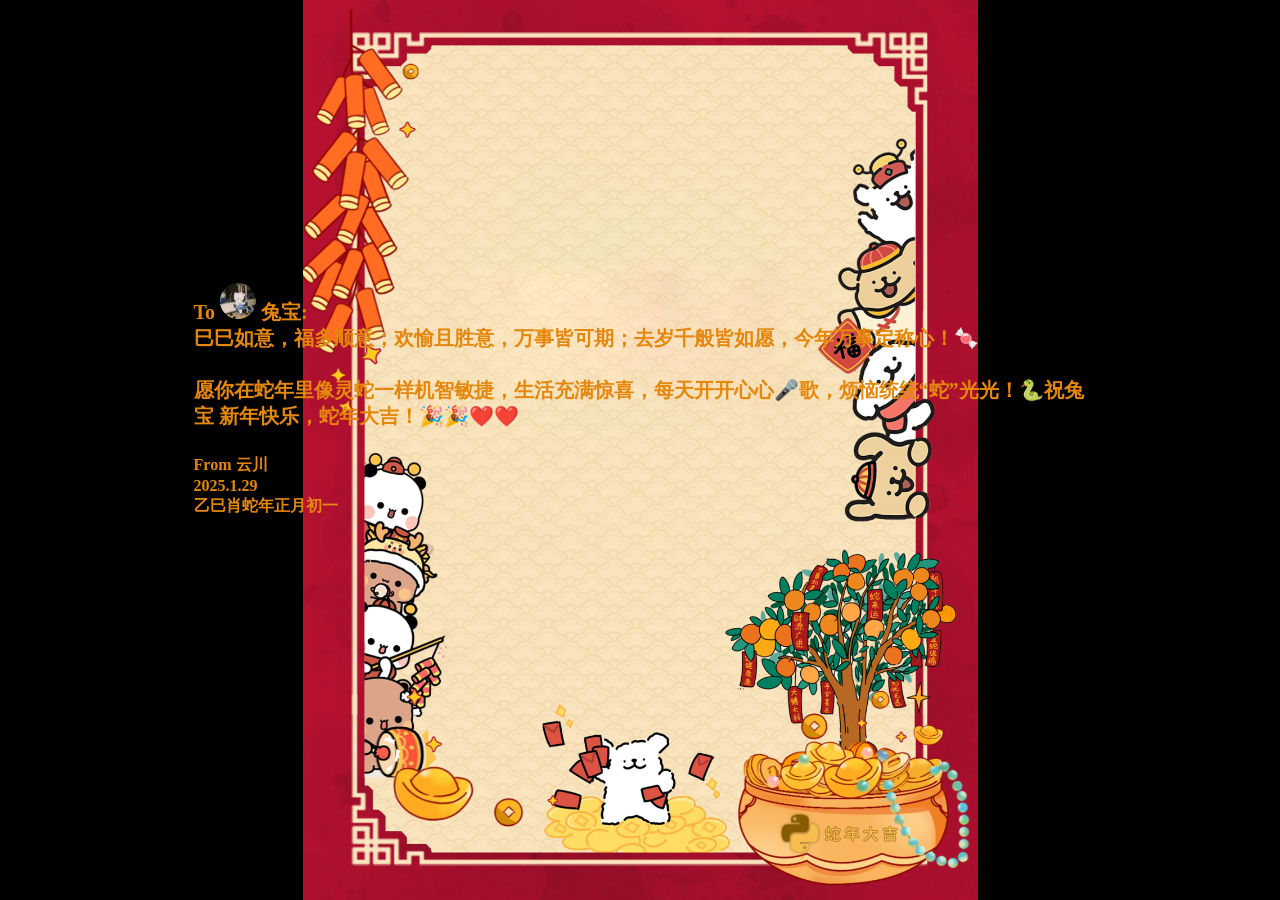
<file: HelloKitty/index_1.html>
<!DOCTYPE html>
<html lang="zh">
<head>
    <meta charset="UTF-8">
    <meta name="viewport" content="width=device-width, initial-scale=1.0">
    <title>兔宝新年快乐v3</title>
    <style>
        * {
            margin: 0;
            padding: 0;
            box-sizing: border-box;
        }
        .bg-img {
            position: fixed;
            top: 0;
            left: 0;
            width: 100vw;
            height: 100vh;
            object-fit: contain; /* 确保完整显示图片 */
            z-index: -1;
            background-color: black; /* 避免空白 */
        }
        body {
            margin-top: -50px; /* 负值让文本框向上移动 */
            height: 100vh; /* 让 body 充满整个视口 */
            display: flex;
            justify-content: center; /* 水平居中 */
            align-items: center; /* 垂直居中 */
            text-align: center;
            color: white; /* 文字颜色 */
            font-size: 20px; /* 文字大小 */
            font-weight: bold; /* 文字加粗 */
            background-size: cover;
            background-position: center;
            background-repeat: no-repeat;
            padding: 0 12%; /* 让整体内容离屏幕左右边远一点 */
        }
        .text-box {
            color: rgb(229, 135, 13);
            padding: 40px 40px;
            border-radius: 10px; /* 圆角 */
            text-align: left; /* 文字左对齐 */
            line-height: 1.3;
            font-family: "KaiTi", "STKaiti", cursive; /* 设置行书字体 */
            align-items: center; /* 让文字和图片在一行对齐 */

        }
        .text-box img {
            width: 36px; /* 图片宽度 */
            height: 36px; /* 图片高度 */
            border-radius: 50%; /* 让图片变成圆形 */
            margin: 0 0px; /* 让图片和文字之间有间距 */
            object-fit: cover; /* 保证图片不会变形 */
        }
    </style>
</head>
<body>
    <img src="background.png" alt="背景" class="bg-img">

    <div class="text-box">
        <div class="main_body">
            <p>To <img src="avatar.jpeg"> 兔宝:</p>
            <p>巳巳如意，福多顺意；欢愉且胜意，万事皆可期；去岁千般皆如愿，今年万事定称心！🍬</p>
            <br>
            <p>愿你在蛇年里像灵蛇一样机智敏捷，生活充满惊喜，每天开开心心🎤歌，烦恼统统“蛇”光光！🐍祝兔宝 新年快乐，蛇年大吉！🎉🎉❤️❤️</p>
           
        </div>
        <br>
        <div style="font-size: 16px;">
            <p>From 云川</p>
            <p>2025.1.29</p>
            <p>乙巳肖蛇年正月初一</p>
        </div>
        
    </div>
</body>
</html>
</file>
